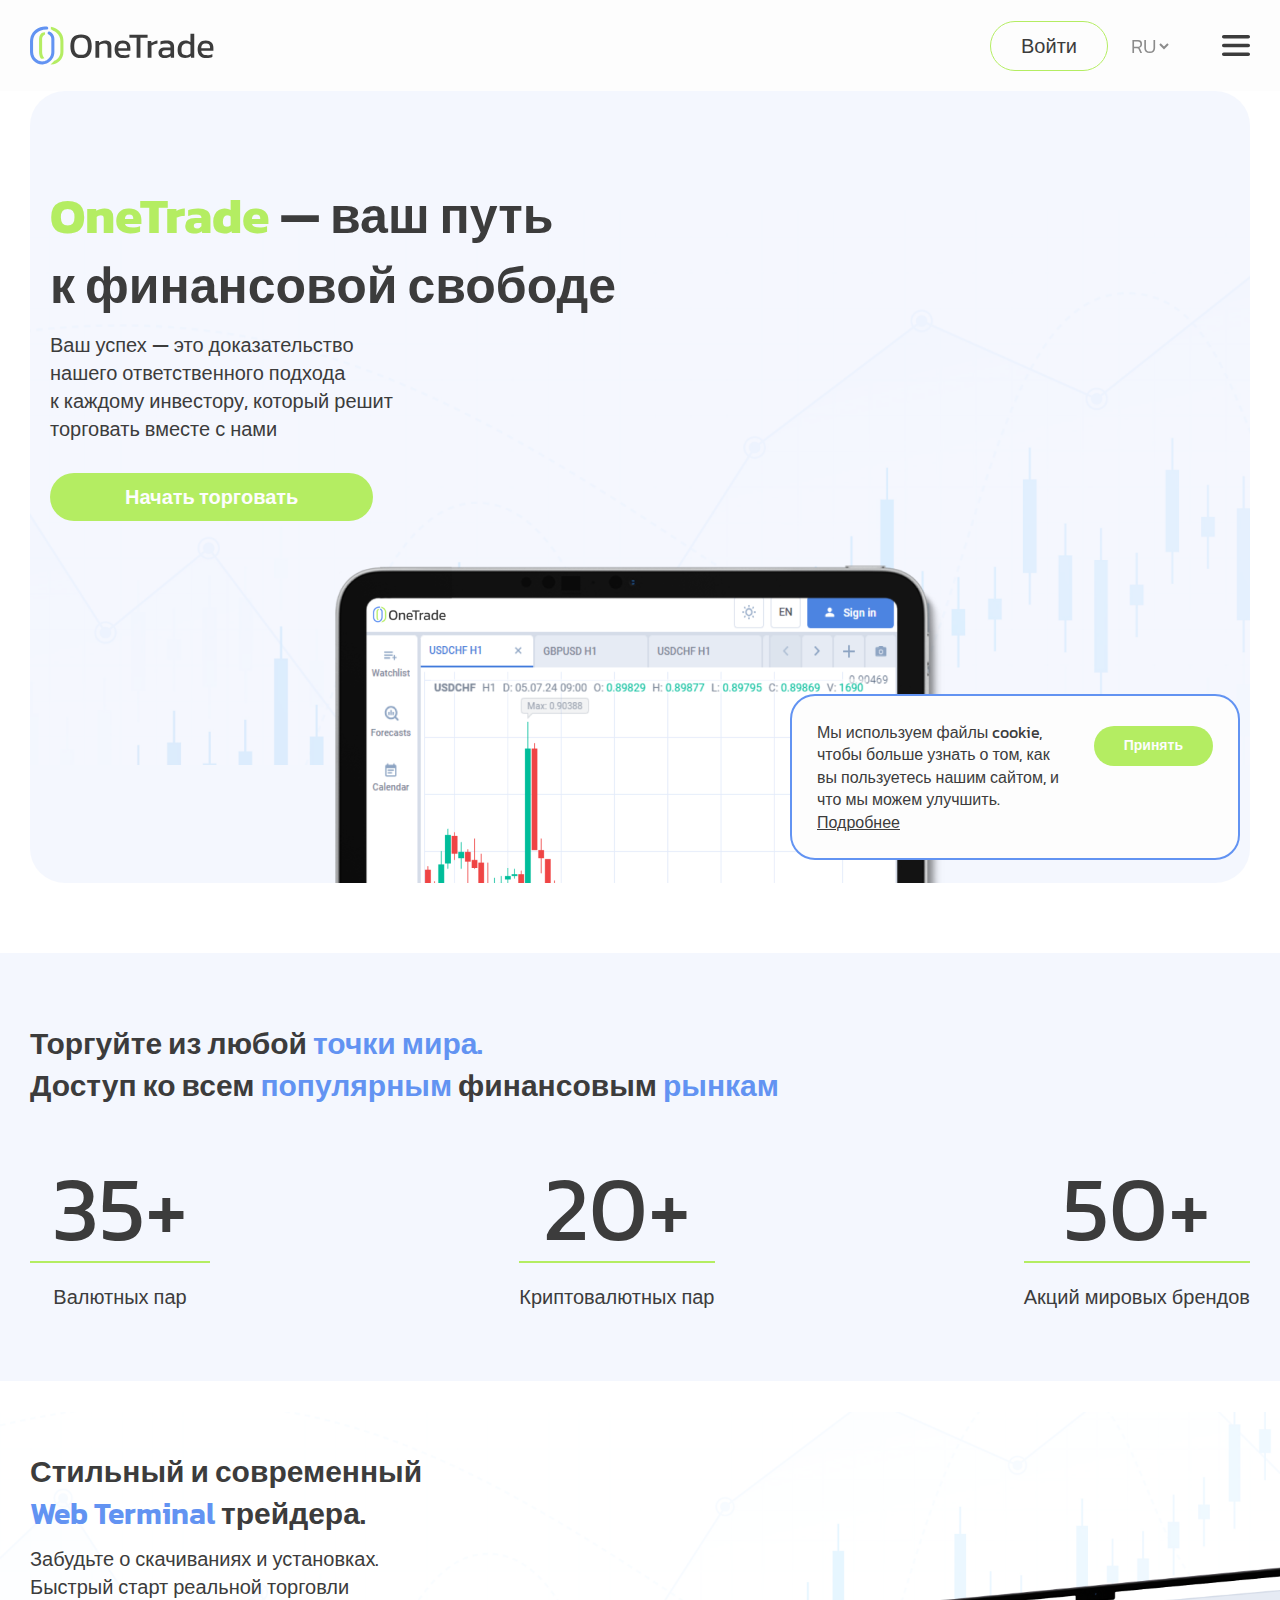
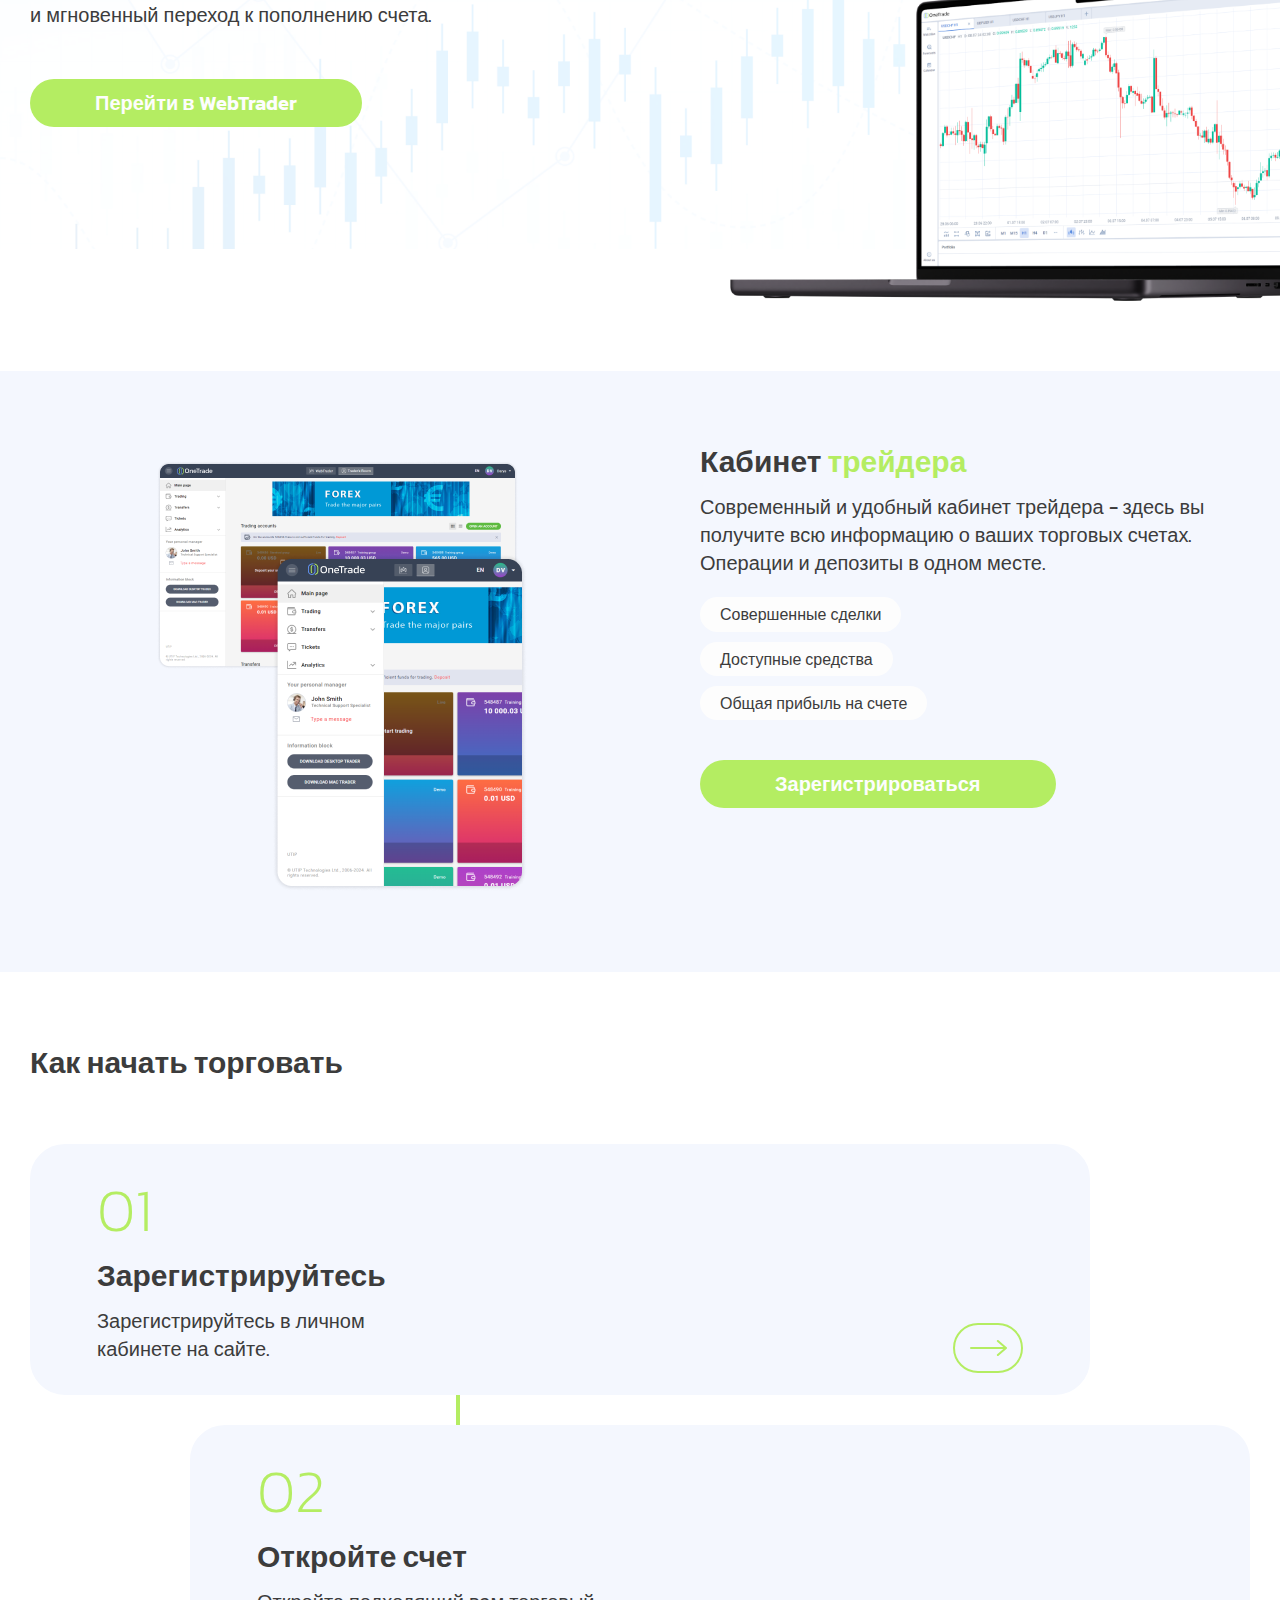
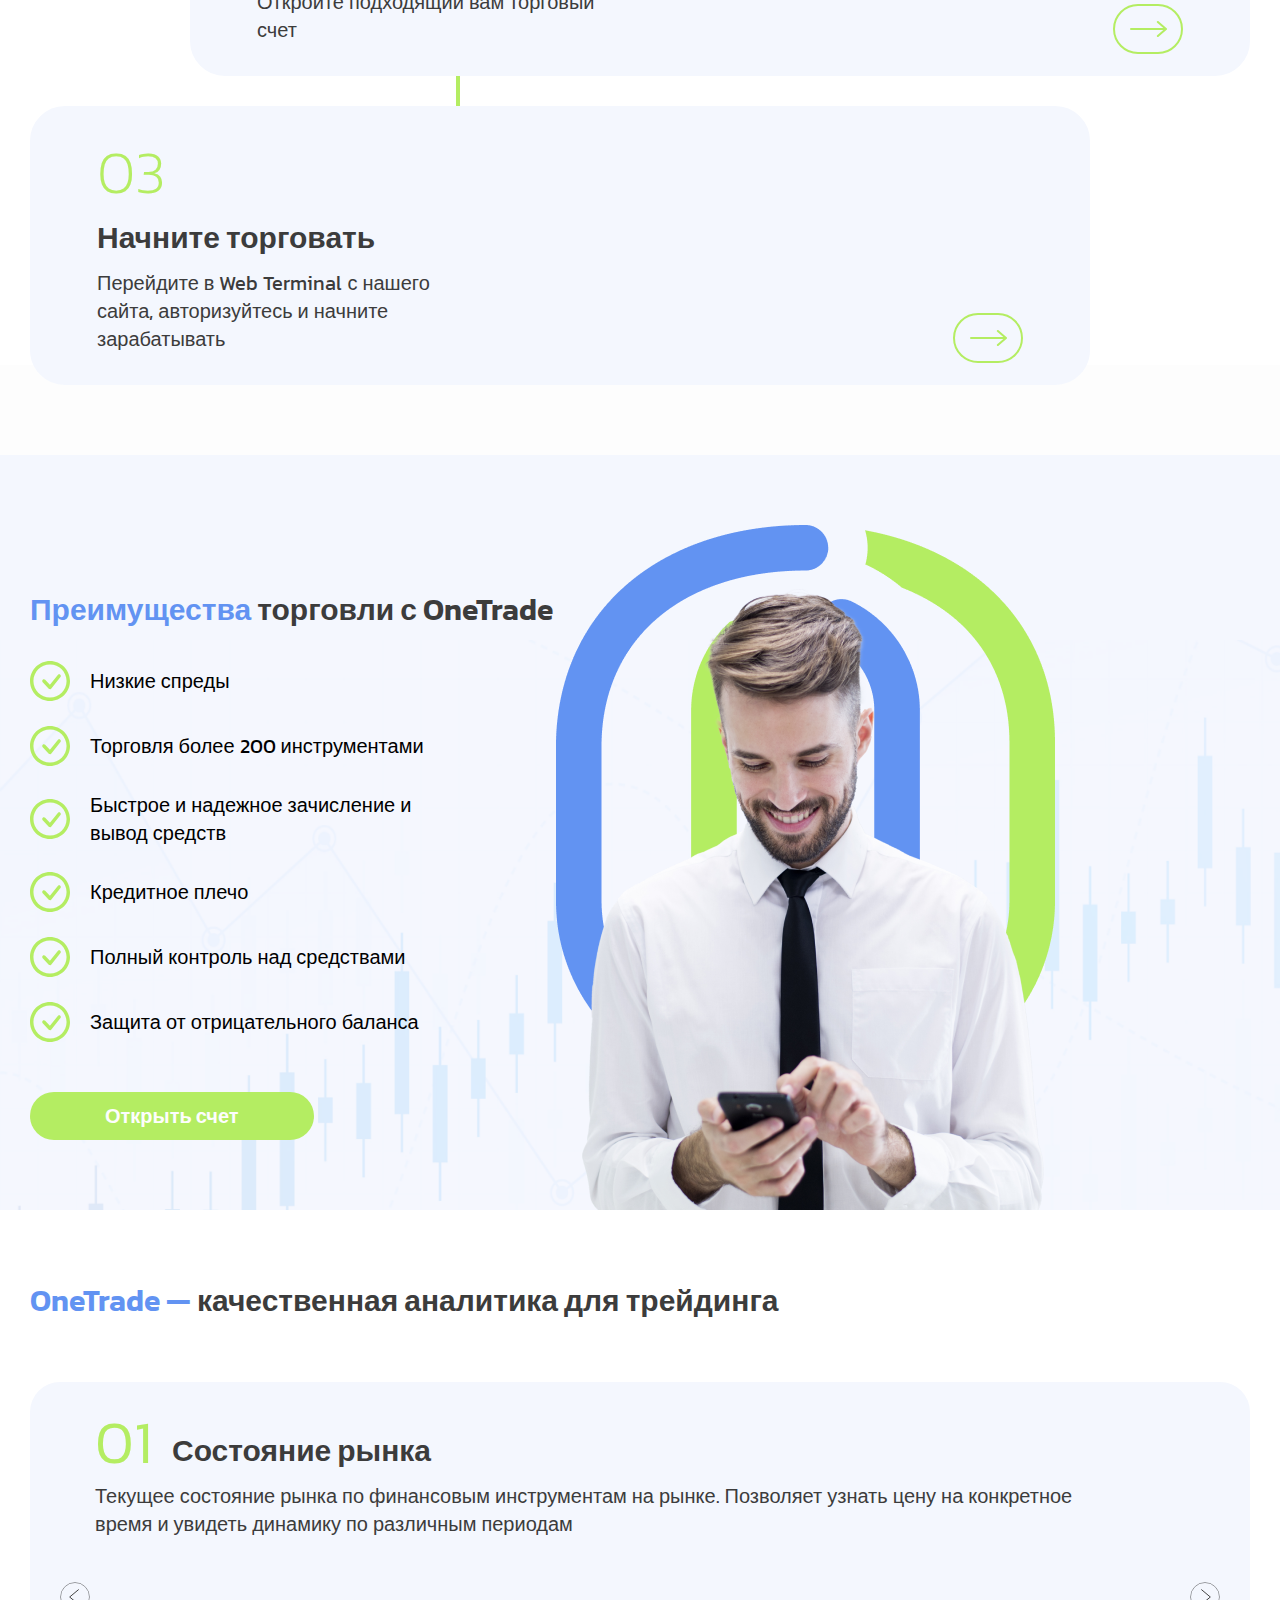
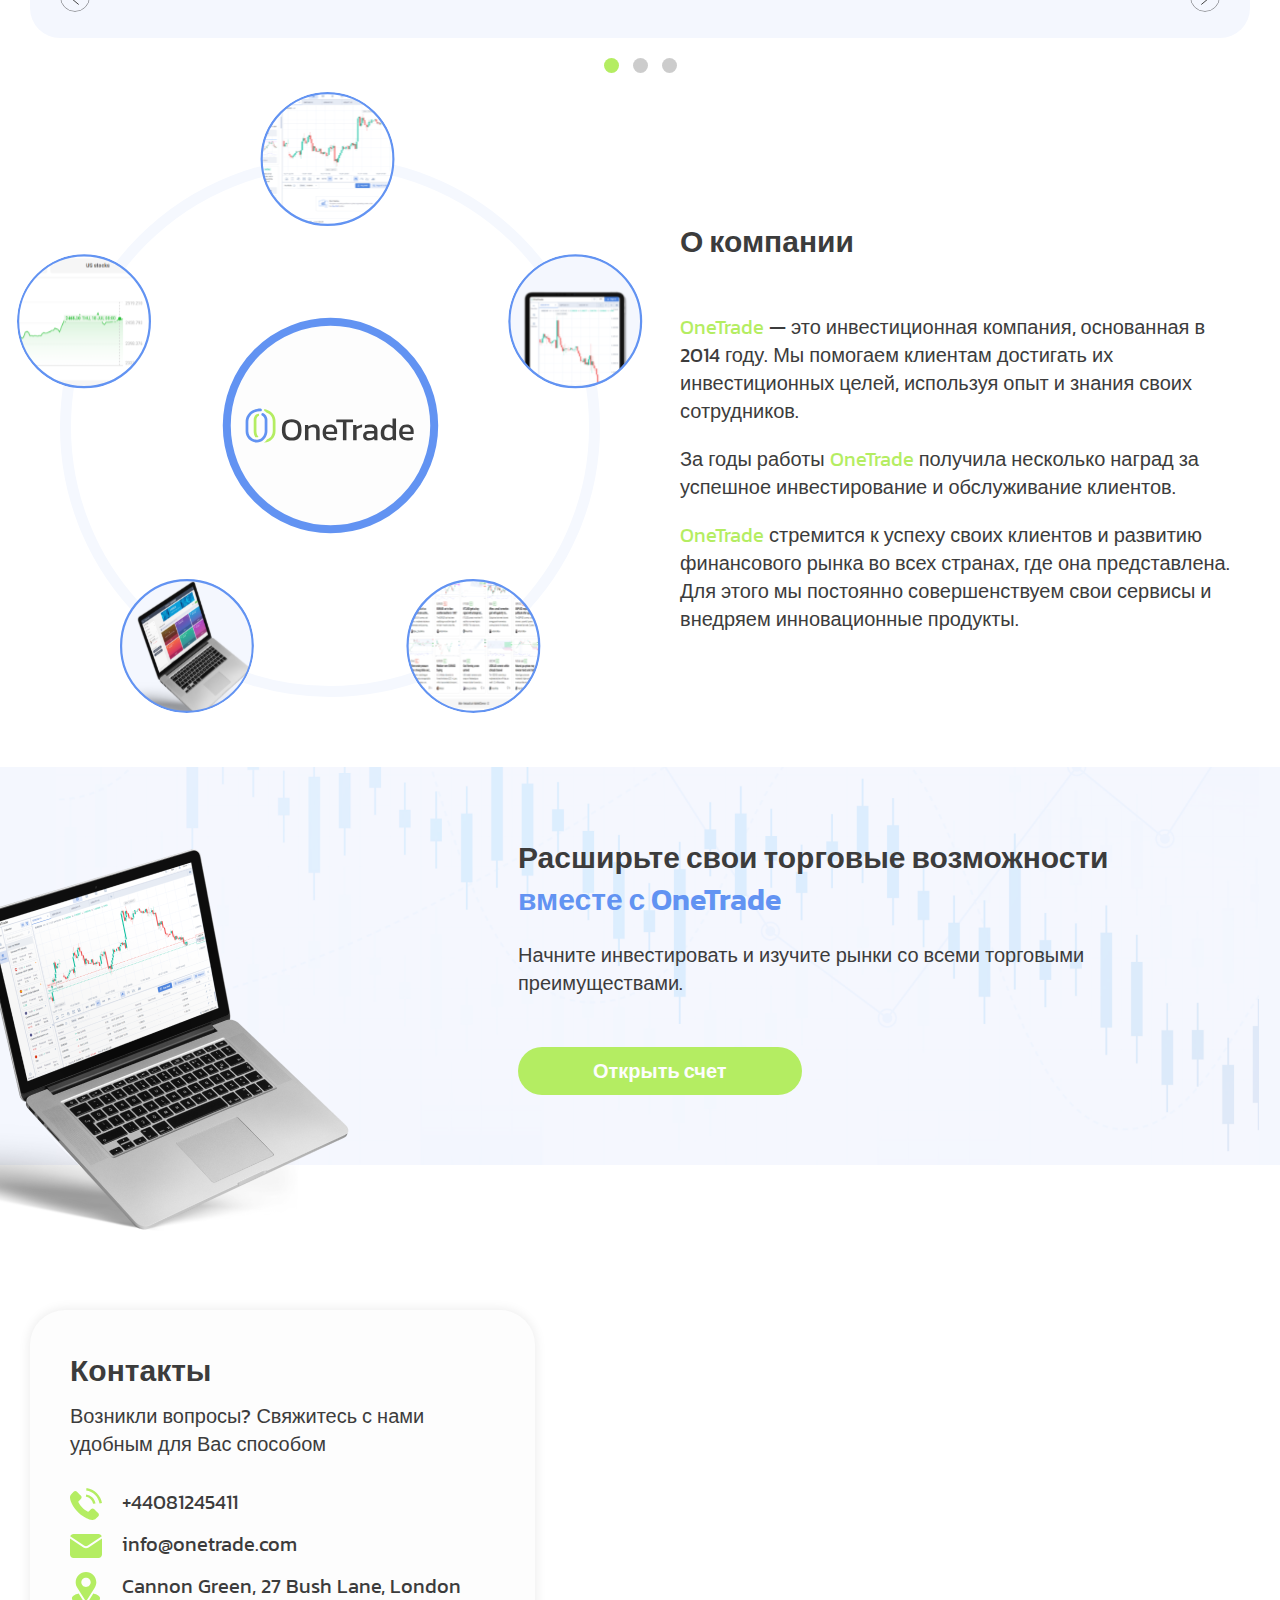
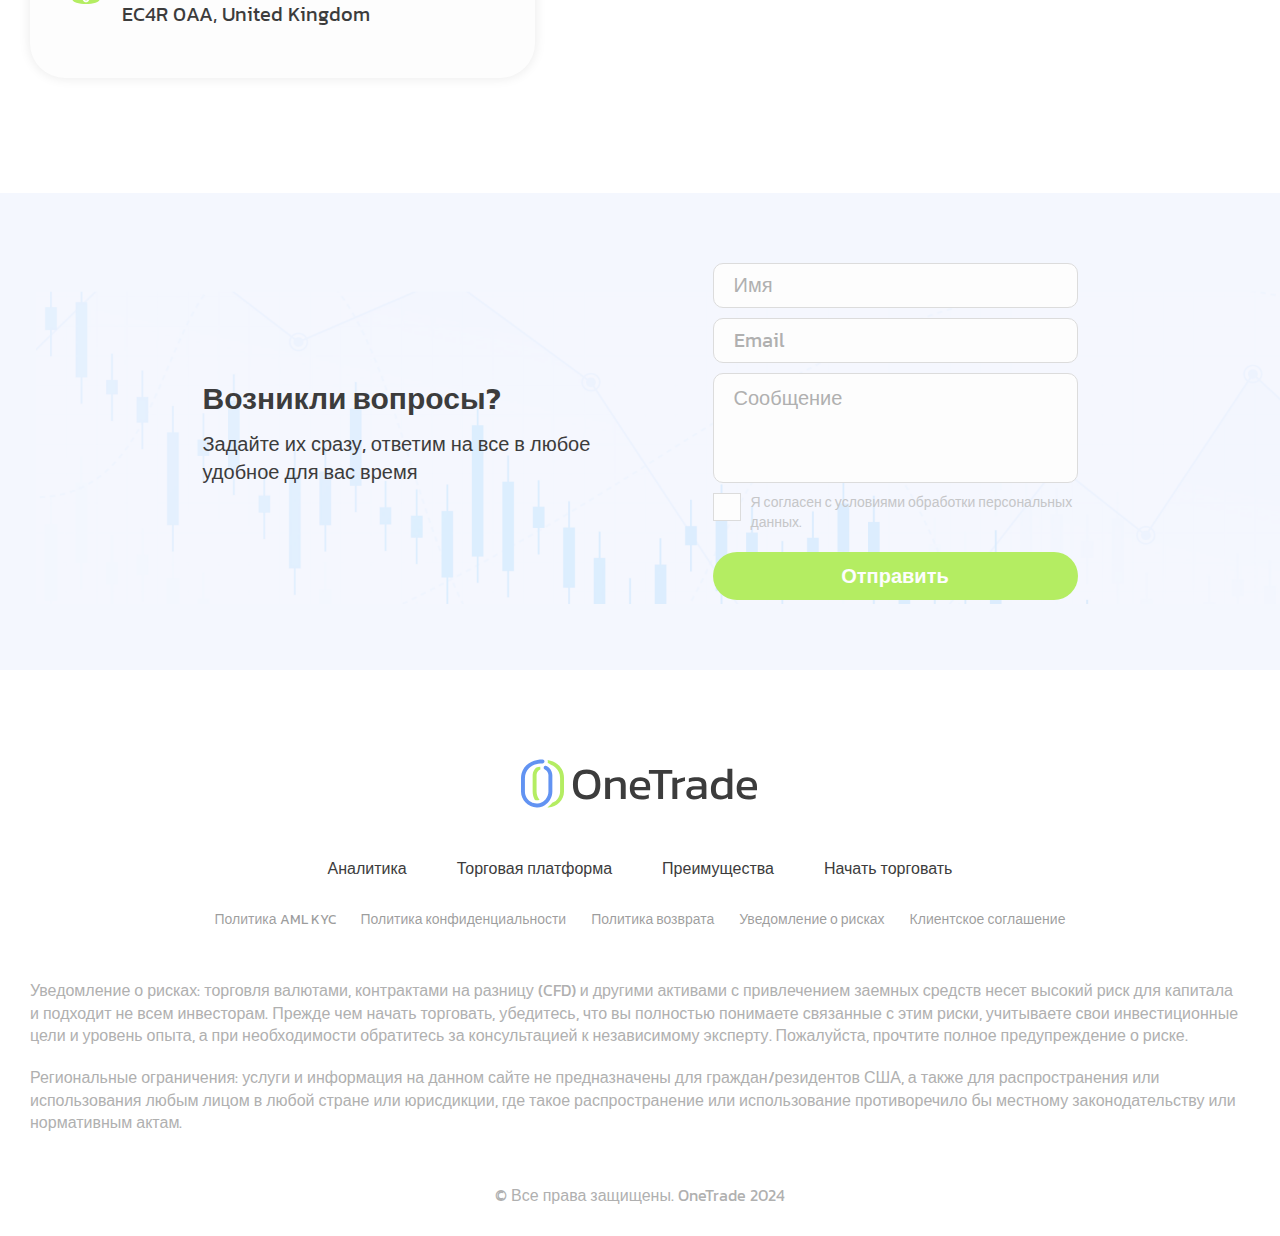
<file: index.html>
<!DOCTYPE html>
<html lang="ru">

<head>
    <meta charset="UTF-8">
    <meta name="viewport" content="width=device-width, initial-scale=1.0">
    <title>OneTrade</title>

    <link rel="preconnect" href="https://fonts.googleapis.com">
    <link rel="preconnect" href="https://fonts.gstatic.com" crossorigin>
    <link href="https://fonts.googleapis.com/css2?family=Kanit:ital,wght@0,100;0,200;0,300;0,400;0,500;0,600;0,700;0,800;0,900;1,100;1,200;1,300;1,400;1,500;1,600;1,700;1,800;1,900&display=swap" rel="stylesheet">

    <link rel="stylesheet" href="css/normalize.css">
    <link rel="stylesheet" href="css/swiper-bundle.min.css">
    <link rel="stylesheet" href="css/style.css">

    <script defer src="js/swiper-bundle.min.js"></script>
    <script defer src="js/script.js"></script>
</head>

<body>
    <header>
        <div class="container">
            <div class="header__logo">
                <img src="img/header-logo.svg" alt="">
            </div>
            <ul class="menu">
                <li class="menu-item"><a href="#analitycs">Аналитика</a></li>
                <li class="menu-item"><a href="#platform">Торговая платформа</a></li>
                <li class="menu-item"><a href="#advantages">Преимущества</a></li>
                <li class="menu-item"><a href="#start">Начать торговать</a></li>
            </ul>
            <div class="header__corner-box">
                <div class="header__btns">
                    <button class="btn singin">Войти</button>
                    <select class="header__select" name="" id="">
                        <option value="RU">RU</option>
                        <option value="EN">EN</option>
                    </select>
                </div>
                <button class="burger"></button>
                <button class="exit"></button>
            </div>

        </div>
    </header>
    <main>
        <section class="hero">
            <div class="container">
                <div class="hero__box">
                    <div class="hero__content">
                        <h1><span>OneTrade</span> — ваш путь к&nbsp;финансовой свободе</h1>
                        <p>Ваш успех&nbsp;&mdash; это доказательство нашего ответственного подхода к&nbsp;каждому инвестору, который решит торговать вместе с&nbsp;нами</p>
                        <a href="#" class="btn">Начать торговать</a>
                    </div>
                    <div>
                        <picture>
                            <source media="(min-width: 1301px)" srcset="img/iPad.png">
                            <source media="(max-width: 1300px)" srcset="img/iPad-tablet.png">
                            <img src="img/iPad.png" alt="">
                        </picture>
                    </div>
                </div>
            </div>
        </section>

        <section class="trading">
            <div class="container">
                <h2>Торгуйте из любой <span>точки мира.</span></h2>
                <div class="h2">Доступ ко всем <span>популярным</span> финансовым&nbsp;<span>рынкам</span></div>

                <ul class="trading__list">
                    <li class="trading__item">
                        <div class="trading__number">35+</div>
                        <p>Валютных пар</p>
                    </li>
                    <li class="trading__item">
                        <div class="trading__number">20+</div>
                        <p>Криптовалютных пар</p>
                    </li>
                    <li class="trading__item">
                        <div class="trading__number">50+</div>
                        <p>Акций мировых брендов</p>
                    </li>
                </ul>
            </div>
        </section>

        <section class="style" id="platform">
            <div class="container">
                <div class="style__box">
                    <h2>Стильный и современный <span>Web&nbsp;Terminal</span>&nbsp;трейдера.</h2>
                    <p>Забудьте о скачиваниях и установках.<br>
                        Быстрый старт реальной торговли<br>
                        и мгновенный переход к пополнению счета.</p>
                    <a href="#" class="btn">Перейти в WebTrader</a>
                </div>
                <div>
                    <img src="img/MacBook.png" alt="">
                </div>
                <a href="#" class="btn btn--mobile">Перейти в WebTrader</a>
            </div>
        </section>

        <section class="room">
            <div class="container">
                <a href="#" class="btn btn--mobile">Зарегистрироваться</a>
                <picture>
                    <source media="(min-width: 1301px)" srcset="img/room-bg.png">
                    <source media="(max-width: 1300px)" srcset="img/room-bg-tablet.png">
                    <img src="img/room-bg.png" alt="">
                </picture>
                <div class="room__content">
                    <h2>Кабинет <span>трейдера</span></h2>
                    <p>Современный и удобный кабинет трейдера - здесь вы получите всю информацию о ваших торговых счетах. Операции и депозиты в одном месте.</p>
                    <ul class="room__list">
                        <li class="room__item">Совершенные сделки</li>
                        <li class="room__item">Доступные средства</li>
                        <li class="room__item">Общая прибыль на счете</li>
                    </ul>
                    <a href="#" class="btn">Зарегистрироваться</a>
                </div>
            </div>
        </section>

        <section class="start" id="start">
            <div class="container">
                <h2>Как начать торговать</h2>

                <ul class="start__list">
                    <li class="start__item">
                        <div class="start__number">01</div>
                        <h3>Зарегистрируйтесь</h3>
                        <p>Зарегистрируйтесь в&nbsp;личном кабинете на&nbsp;сайте.</p>
                        <a href="#" class="start__btn">
                            <svg width="37" height="16" viewBox="0 0 37 16" fill="none" xmlns="http://www.w3.org/2000/svg">
                                <path d="M1 8H36M36 8L27.8605 1M36 8L27.8605 15" stroke="#B4ED62" stroke-width="2" stroke-linecap="round" stroke-linejoin="round" />
                            </svg>
                        </a>
                    </li>
                    <li class="start__item">
                        <div class="start__number">02</div>
                        <h3>Откройте счет</h3>
                        <p>Откройте подходящий вам торговый счет</p>
                        <a href="#" class="start__btn">
                            <svg width="37" height="16" viewBox="0 0 37 16" fill="none" xmlns="http://www.w3.org/2000/svg">
                                <path d="M1 8H36M36 8L27.8605 1M36 8L27.8605 15" stroke="#B4ED62" stroke-width="2" stroke-linecap="round" stroke-linejoin="round" />
                            </svg>
                        </a>
                    </li>
                    <li class="start__item">
                        <div class="start__number">03</div>
                        <h3>Начните торговать</h3>
                        <p>Перейдите в&nbsp;Web Terminal с&nbsp;нашего сайта, авторизуйтесь и&nbsp;начните зарабатывать</p>
                        <a href="#" class="start__btn">
                            <svg width="37" height="16" viewBox="0 0 37 16" fill="none" xmlns="http://www.w3.org/2000/svg">
                                <path d="M1 8H36M36 8L27.8605 1M36 8L27.8605 15" stroke="#B4ED62" stroke-width="2" stroke-linecap="round" stroke-linejoin="round" />
                            </svg>
                        </a>
                    </li>
                </ul>
            </div>
        </section>

        <section class="advantages" id="advantages">
            <div class="container">
                <div class="advantages__box">
                    <h2><span>Преимущества</span> торговли с&nbsp;OneTrade</h2>
                    <ul class="advantages__list">
                        <ul class="advantages__item">Низкие спреды</ul>
                        <ul class="advantages__item">Торговля более 200 инструментами</ul>
                        <ul class="advantages__item">Быстрое и надежное зачисление и вывод средств</ul>
                        <ul class="advantages__item">Кредитное плечо</ul>
                        <ul class="advantages__item">Полный контроль над средствами</ul>
                        <ul class="advantages__item">Защита от отрицательного баланса</ul>
                    </ul>
                    <a href="#" class="btn">Открыть счет</a>
                </div>
                <div>
                    <img src="img/advantages-img.png" alt="">
                </div>
                <a href="#" class="btn btn--mobile">Открыть счет</a>
            </div>
        </section>

        <section class="analitycs" id="analitycs">
            <div class="container">
                <h2><span>OneTrade —</span> качественная аналитика для&nbsp;трейдинга</h2>

                <div class="swiper">
                    <div class="swiper-wrapper">
                        <div class="swiper-slide analitycs__item">
                            <div class="analitycs__box">
                                <div class="analitycs__top">
                                    <div class="analitycs__number">01</div>
                                    <h3>Состояние рынка</h3>
                                </div>
                                <p>Текущее состояние рынка по&nbsp;финансовым инструментам на&nbsp;рынке. Позволяет узнать цену на&nbsp;конкретное время и&nbsp;увидеть динамику по&nbsp;различным периодам</p>
                            </div>
                            <div class="analitycs__widget">
                                <script src="https://api.marketcheese.com/widgets/markets/widget.js" data-config='{"promoBtn":{"color":"#D3D9E3"},"language":"ru","orientation":"auto","defaultPeriod":"week","adaptive":true,"groups":[{"name":"Металлы","symbols":"97,98,99,100,104"},{"name":"Энергоносители","symbols":"127,128,129,277"},{"name":"Форекс","symbols":"42,48,57,68,87"},{"name":"Акции США","symbols":"12,14,18,201,225"}],"devSource":"WDT"}'></script>
                            </div>
                        </div>
                        <div class="swiper-slide analitycs__item">
                            <div class="analitycs__box">
                                <div class="analitycs__top">
                                    <div class="analitycs__number">02</div>
                                    <h3>Экономический календарь</h3>
                                </div>
                                <p>Работайте на&nbsp;финансовых рынках с&nbsp;помощью экономического календаря&nbsp;&mdash; применяйте любые торговые инструменты и&nbsp;стратегии</p>
                            </div>
                            <div class="analitycs__widget">
                                <script src="https://api.marketcheese.com/widgets/calendar/widget.js" data-config='{"filters":{"countries":"1,2,3,4,5,6,7,8,9,10,11,12,13,14,15,16,17,18,19,20,21,22,23,24,25,26,27,81,186,211"},"language":"ru","timezone":"current","upload":"none","rowCount":4,"devSource":"WDT"}'></script>
                            </div>
                        </div>
                        <div class="swiper-slide analitycs__item">
                            <div class="analitycs__box">
                                <div class="analitycs__top">
                                    <div class="analitycs__number">03</div>
                                    <h3>Прогнозы рынка</h3>
                                </div>
                                <p>Торговые идеи, прогнозы, гипотезы, результаты проведенного анализа от&nbsp;трейдеров и&nbsp;аналитиков со&nbsp;всего мира</p>
                            </div>
                            <div class="analitycs__widget">
                                <script src="https://api.marketcheese.com/widgets/forecasts/widget.js" data-config='{"language":"ru","orientation":"horizontal","maxRows":1,"segments":"14,4,16,8,5,7,15","devSource":"WDT"}'></script>
                            </div>
                        </div>
                    </div>

                    <div class="swiper-pagination"></div>

                    <div class="swiper-button-prev">
                        <svg width="31" height="31" viewBox="0 0 31 31" fill="none" xmlns="http://www.w3.org/2000/svg">
                            <circle cx="15.5" cy="15.5" r="15" stroke="black" stroke-opacity="0.4" />
                            <path d="M19 8L10 15.5L19 23" stroke="#3C3C3C" stroke-linecap="round" stroke-linejoin="round" />
                        </svg>
                    </div>
                    <div class="swiper-button-next">
                        <svg width="31" height="31" viewBox="0 0 31 31" fill="none" xmlns="http://www.w3.org/2000/svg">
                            <circle cx="15.5" cy="15.5" r="15" transform="matrix(-1 0 0 1 31 0)" stroke="black" stroke-opacity="0.4" />
                            <path d="M12 8L21 15.5L12 23" stroke="#3C3C3C" stroke-linecap="round" stroke-linejoin="round" />
                        </svg>
                    </div>
                </div>
            </div>
        </section>

        <section class="about-us">
            <div class="container">
                <div class="about-us__platform">
                    <div class="about-us__decoration">
                        <img src="img/about-us-decor.svg" alt="">
                    </div>
                    <ul class="about-us__list">
                        <li class="about-us__item">
                            <img src="img/web-terminal.svg" alt="">
                            <h4>Web Terminal</h4>
                        </li>
                        <li class="about-us__item">
                            <img src="img/For-ifferent-devices.svg" alt="">
                            <h4>Для разных устройств</h4>
                        </li>
                        <li class="about-us__item">
                            <img src="img/Market-forecasts.svg" alt="">
                            <h4>Прогнозы рынка</h4>
                        </li>
                        <li class="about-us__item">
                            <img src="img/Personal-account.svg" alt="">
                            <h4>Личный кабинет</h4>
                        </li>
                        <li class="about-us__item">
                            <img src="img/The-state-of-the-market.svg" alt="">
                            <h4>Состояние рынка</h4>
                        </li>
                    </ul>
                </div>
                <div class="about-us__box">
                    <h2>О компании</h2>
                    <p><span>OneTrade</span> — это инвестиционная компания, основанная в 2014 году. Мы помогаем клиентам достигать их инвестиционных целей, используя опыт и знания своих сотрудников.</p>
                    <p>За годы работы <span>OneTrade</span> получила несколько наград за успешное инвестирование и обслуживание клиентов.</p>
                    <p><span>OneTrade</span> стремится к успеху своих клиентов и развитию финансового рынка во всех странах, где она представлена. Для этого мы постоянно совершенствуем свои сервисы и внедряем инновационные продукты.</p>
                </div>
            </div>
        </section>

        <section class="opportunities">
            <div class="container">
                <a href="#" class="btn btn--mobile">Открыть счет</a>
                <picture class="opportunities__img">
                    <source media="(min-width: 1301px)" srcset="img/mac.png">
                    <source media="(max-width: 750px)" srcset="img/mac-mobile.png">
                    <source media="(max-width: 1300px)" srcset="img/mac-tablet.png">
                    <img src="img/mac.png" alt="">
                </picture>
                <div class="opportunities__box">
                    <h2>Расширьте свои торговые возможности <span>вместе с OneTrade</span></h2>
                    <p>Начните инвестировать и&nbsp;изучите рынки со&nbsp;всеми торговыми преимуществами.</p>
                    <a href="#" class="btn">Открыть счет</a>
                </div>
            </div>
        </section>

        <section class="contacts">
            <div class="container">
                <div class="contacts__box">
                    <h2>Контакты</h2>
                    <p>Возникли вопросы? Свяжитесь с нами удобным для Вас способом</p>
                    <div class="contacts__info">
                        <a href="tel:+44081245411" class="contacts__tel">+44081245411</a>
                        <a href="mailto:info@onetrade.com" class="contacts__mail">info@onetrade.com</a>
                        <address class="contacts__address">Cannon Green, 27 Bush Lane, London EC4R 0AA, United Kingdom</address>
                    </div>
                </div>
                <div id="map" class="contacts__map">
                    <iframe src="https://yandex.ru/map-widget/v1/?um=constructor%3A11982ced28fa4d0150d76cf3095ab1e1cc63e37d5ad53036992dc6874cb2c4c0&amp;source=constructor" width="100%" height="495" frameborder="0"></iframe>
                </div>
            </div>
        </section>

        <section class="questions">
            <div class="container">
                <div class="questions__box">
                    <h2>Возникли вопросы?</h2>
                    <p>Задайте их сразу, ответим на все в любое удобное для вас время</p>
                </div>
                <form action="">
                    <input type="text" placeholder="Имя">
                    <input type="email" placeholder="Email">
                    <textarea name="" id="" placeholder="Сообщение"></textarea>
                    <label for="checkbox">
                        <input id="checkbox" type="checkbox">
                        <span>Я&nbsp;согласен с&nbsp;условиями обработки персональных данных.</span>
                    </label>
                    <button type="submit" class="btn">Отправить</button>
                </form>
            </div>
        </section>
    </main>
    <footer>
        <div class="container">
            <div class="footer__logo"><img src="img/header-logo.svg" alt=""></div>
            <ul class="menu">
                <li class="menu-item"><a href="#analitycs">Аналитика</a></li>
                <li class="menu-item"><a href="#platform">Торговая платформа</a></li>
                <li class="menu-item"><a href="#advantages">Преимущества</a></li>
                <li class="menu-item"><a href="#start">Начать торговать</a></li>
            </ul>
            <div class="footer__docs">
                <a href="#" target="_blank">Политика AML KYC</a>
                <a href="#" target="_blank">Политика конфиденциальности</a>
                <a href="#" target="_blank">Политика возврата</a>
                <a href="#" target="_blank">Уведомление о рисках</a>
                <a href="#" target="_blank">Клиентское соглашение</a>
            </div>

            <p class="for-desktop">Уведомление о&nbsp;рисках: торговля валютами, контрактами на&nbsp;разницу (CFD) и&nbsp;другими активами с&nbsp;привлечением заемных средств несет высокий риск для капитала и&nbsp;подходит не&nbsp;всем инвесторам. Прежде чем начать торговать, убедитесь, что вы&nbsp;полностью понимаете связанные с&nbsp;этим риски, учитываете свои инвестиционные цели и&nbsp;уровень опыта, а&nbsp;при необходимости обратитесь за&nbsp;консультацией к&nbsp;независимому эксперту. Пожалуйста, прочтите полное предупреждение о&nbsp;риске.</p>
            <p class="for-desktop">Региональные ограничения: услуги и&nbsp;информация на&nbsp;данном сайте не&nbsp;предназначены для граждан/резидентов США, а&nbsp;также для распространения или использования любым лицом в&nbsp;любой стране или юрисдикции, где такое распространение или использование противоречило&nbsp;бы местному законодательству или нормативным актам.</p>

            <details class="for-mobile">
                <summary>
                    Уведомление о рисках
                    <svg width="12" height="8" viewBox="0 0 12 8" fill="none" xmlns="http://www.w3.org/2000/svg">
                        <path d="M1 1L6 7L11 1" stroke="#B0B0B0" stroke-linecap="round" stroke-linejoin="round" />
                    </svg>
                </summary>
                <p>Уведомление о&nbsp;рисках: торговля валютами, контрактами на&nbsp;разницу (CFD) и&nbsp;другими активами с&nbsp;привлечением заемных средств несет высокий риск для капитала и&nbsp;подходит не&nbsp;всем инвесторам. Прежде чем начать торговать, убедитесь, что вы&nbsp;полностью понимаете связанные с&nbsp;этим риски, учитываете свои инвестиционные цели и&nbsp;уровень опыта, а&nbsp;при необходимости обратитесь за&nbsp;консультацией к&nbsp;независимому эксперту. Пожалуйста, прочтите полное предупреждение о&nbsp;риске.</p>
            </details>

            <details class="for-mobile">
                <summary>
                    Региональные ограничения
                    <svg width="12" height="8" viewBox="0 0 12 8" fill="none" xmlns="http://www.w3.org/2000/svg">
                        <path d="M1 1L6 7L11 1" stroke="#B0B0B0" stroke-linecap="round" stroke-linejoin="round" />
                    </svg>
                </summary>
                <p>Региональные ограничения: услуги и&nbsp;информация на&nbsp;данном сайте не&nbsp;предназначены для граждан/резидентов США, а&nbsp;также для распространения или использования любым лицом в&nbsp;любой стране или юрисдикции, где такое распространение или использование противоречило&nbsp;бы местному законодательству или нормативным актам.</p>
            </details>

            <p class="copyright">© Все права защищены. OneTrade 2024</p>
        </div>
    </footer>

    <div class="cookies">
        <p class="text2">Мы используем файлы cookie, чтобы больше узнать о том, как вы пользуетесь нашим сайтом, и что мы можем улучшить. <a href="">Подробнее</a></p>
        <button class="btn cookies--close">Принять</button>
    </div>
</body>

</html>
</file>
<file: css/style.css>
:root {
    --black: #3C3C3C;
    --green: #B4ED62;
    --blue: #6293F2;
    --light-blue: #F4F7FE;
    --white: #FDFDFD;
    --transition: .2s ease-in-out all;
}

* {
    box-sizing: border-box;
    margin: 0;
    padding: 0;
    font-family: 'Kanit', sans-serif;
}

body {
    overflow-x: hidden;
}

h1 {
    margin: 0;
    font-size: 60px;
    line-height: 140%;
    color: var(--black);
}

h1 span {
    color: var(--green);
    font-size: 70px;
}

h2,
.h2 {
    margin: 0;
    font-size: 40px;
    line-height: 140%;
    font-weight: 600;
    color: var(--black);
}

h2 span,
.h2 span {
    color: var(--blue);
}

h3 {
    margin: 0;
    font-size: 30px;
    line-height: 140%;
    font-weight: 600;
    color: var(--black);
}

h4 {
    margin: 0;
    font-size: 20px;
    line-height: 140%;
    font-weight: 600;
    color: var(--black);
}

p {
    margin: 0;
    font-size: 20px;
    font-weight: 400;
    line-height: 140%;
    color: var(--black);
}

h6 {
    margin: 0;
    font-weight: 400;
    font-size: 16px;
    line-height: 140%;
}

.btn {
    display: inline-block;
    padding: 15px 75px;
    color: var(--white);
    background: var(--green);
    border-radius: 40px;
    cursor: pointer;
    border: 0;
    transition: var(--transition);
    font-size: 20px;
    line-height: 140%;
    font-weight: 600;
    text-decoration: none;
}

.singin {
    padding: 10px 35px;
    color: var(--black);
    background: var(--white);
    outline: 1px solid var(--green);
    font-weight: 400;
}

.container {
    position: relative;
    max-width: 1630px;
    padding-left: 100px;
    padding-right: 100px;
    margin: auto;
}

img {
    display: block;
    max-width: 100%;
    height: auto;
    object-fit: contain;
}

header {
    z-index: 10;
    position: fixed;
    top: 0;
    left: 0;
    width: 100%;
    height: 117px;
    background: var(--white);
    /* box-shadow: 0px 8px 10px -5px rgba(34, 60, 80, 0.2); */
}

body {
    margin-top: 117px;
}

header .container {
    height: inherit;
    display: flex;
    align-items: center;
    justify-content: space-between;
    gap: 20px;
    padding-top: 25px;
    padding-bottom: 25px;
}

.header__btns {
    display: flex;
    gap: 20px;
    align-items: center;
}

.header__select {
    border: none;
    font-size: 20px;
    font-weight: 300;
    color: #3C3C3C96;
    cursor: pointer;
    background: none;
}

.header__select:focus {
    color: var(--blue);
}

.header__select:focus option {
    color: #3C3C3C96;
}

header .menu {
    display: flex;
    gap: 50px;
    list-style: none;
}

header .menu-item a {
    font-size: 18px;
    color: var(--black);
    text-decoration: none;
    transition: var(--transition);
    white-space: nowrap;
}

.hero__box {
    padding: 80px 80px 0;
    display: flex;
    margin-bottom: 80px;
    margin-left: -90px;
    margin-right: -90px;
    width: calc(100% + 180px);
    justify-content: space-between;
    gap: 50px;
    border-radius: 35px;
    background: url(../img/hero-decor.png) var(--light-blue) center / contain no-repeat;
}

.hero__content {
    max-width: 710px;
    display: flex;
    flex-direction: column;
    justify-content: center;
    align-items: start;
    margin-top: -80px;
    flex: 0 0 auto;
}

.hero__content h1 {
    margin-bottom: 20px;
}

.hero__content p {
    margin-bottom: 50px;
}

.trading {
    background: var(--light-blue);
}

.trading .container {
    padding-top: 80px;
    padding-bottom: 80px;
}

.trading__list {
    margin-top: 50px;
    display: flex;
    gap: 50px;
    justify-content: space-between;
    list-style: none;
}

.trading__item {
    min-width: 180px;
    text-align: center;
}

.trading__number {
    margin-bottom: 20px;
    font-size: 90px;
    color: var(--black);
    font-weight: 400;
}

.trading__number::after {
    content: '';
    width: 100%;
    height: 2px;
    background: var(--green);
    display: block;
}

.style {
    /* overflow-x: hidden; */
    background: url(../img/style-bg.png) center / contain no-repeat;
}

.style .container {
    padding-top: 80px;
    padding-bottom: 80px;
    display: flex;
    justify-content: space-between;
    gap: 80px;
    overflow-x: hidden;
}

.style__box {
    max-width: 550px;
    flex: 0 0 auto;
}

.style h2 {
    margin-bottom: 10px;
}

.style p {
    margin-bottom: 50px;
}

.room {
    background: var(--light-blue);
}

.room .container {
    display: flex;
    align-items: center;
    gap: 90px;
    padding-top: 80px;
    padding-bottom: 80px;
}

.room__content {
    max-width: 550px;
    margin-left: auto;
}

.room h2 {
    margin-bottom: 20px;
}

.room h2 span {
    color: var(--green);
}

.room p {
    margin-bottom: 30px;
}

.room__list {
    display: flex;
    flex-direction: column;
    justify-content: start;
    gap: 10px;
    margin-bottom: 40px;
    list-style: none;
}

.room__item {
    width: max-content;
    display: inline-block;
    padding: 8px 20px;
    font-size: 16px;
    font-weight: 400;
    background: var(--white);
    border-radius: 45px;
    color: var(--black);
}

.start .container {
    padding-top: 80px;
    padding-bottom: 80px;
}

.start h2 {
    margin-bottom: 50px;
}

.start__list {
    position: relative;
    display: flex;
    justify-content: space-between;
    gap: 30px;
    list-style: none;
    align-items: stretch;
}

.start__list::before {
    content: '';
    position: absolute;
    top: 128px;
    width: 100%;
    height: 4px;
    background: var(--green);
}

.start__item {
    position: relative;
    width: 100%;
    padding: 20px 30px 70px;
    background: var(--light-blue);
    border-radius: 35px;
    transition: var(--transition);
    border: 2px solid var(--light-blue)
}

.start__item p {
    max-width: 350px;
}

.start__number {
    margin-bottom: 20px;
    font-size: 60px;
    color: var(--green);
    font-weight: 275;
}

.start h3 {
    margin-bottom: 10px;
}

.start__btn {
    position: absolute;
    width: 70px;
    height: 50px;
    display: flex;
    align-items: center;
    justify-content: center;
    bottom: 20px;
    right: 30px;
    border: 2px solid var(--green);
    border-radius: 40px;
    transition: var(--transition);
}

.start__btn path {
    transition: var(--transition);
}

.advantages {
    background: var(--light-blue);
}

.advantages {
    background: url(../img/advantages-decor.png) var(--light-blue) center bottom / contain no-repeat;
}

.advantages .container {
    display: flex;
    gap: 85px;
    padding-top: 80px;
    align-items: end;
}

.advantages__box {
    display: flex;
    flex-direction: column;
    justify-content: center;
    align-items: start;
    padding-bottom: 80px;
}

.advantages h2 {
    margin-bottom: 30px;
}

.advantages__list {
    margin-bottom: 50px;
}

.advantages__item {
    max-width: 430px;
    display: flex;
    gap: 40px;
    align-items: center;
    font-size: 20px;
    line-height: 140%;
    font-weight: 400;
}

.advantages__item:not(:last-child) {
    margin-bottom: 30px;
}

.advantages__item::before {
    flex: 0 0 auto;
    width: 40px;
    height: 40px;
    content: '';
    display: block;
    background: url(../img/v.svg) center / contain no-repeat;
}

#analitycs::before {
    content: '';
    display: block;
    margin-top: -117px;
    padding-top: 117px;
    visibility: hidden;
}

#platform::before {
    content: '';
    display: block;
    margin-top: -117px;
    padding-top: 117px;
    visibility: hidden;
}

#advantages::before {
    content: '';
    display: block;
    margin-top: -117px;
    padding-top: 117px;
    /* visibility: hidden;; */
    background: var(--white);
}

#start::before {
    content: '';
    display: block;
    margin-top: -117px;
    padding-top: 117px;
    visibility: hidden;
}

.analitycs .container {
    padding-top: 80px;
    padding-bottom: 80px;
}

.analitycs h2 {
    max-width: 820px;
    margin-bottom: 30px;
}

.analitycs__item {
    /* height: 620px; */
    height: auto;
    display: flex;
    gap: 30px;
    align-items: center;
    background: var(--light-blue);
    border-radius: 50px;
    padding: 70px 90px;
}

.analitycs__top {
    display: flex;
    gap: 30px;
    align-items: start;
    margin-bottom: 20px;
}

.analitycs__item:nth-child(1) .analitycs__top,
.analitycs__item:nth-child(3) .analitycs__top {
    align-items: end;
}

.analitycs__number {
    font-size: 60px;
    color: var(--green);
    font-weight: 300;
    line-height: 100%;
}

.analitycs__box {
    width: 465px;
    flex: 0 0 auto;
}

.analitycs__widget {
    width: calc(100% - 495px);
}

.analitycs .swiper {
    margin-left: -90px;
    margin-right: -90px;
}

.analitycs .swiper-pagination {
    position: initial;
    margin-top: 40px;
}

.swiper-pagination-bullet {
    width: 15px;
    height: 15px;
}

.swiper-horizontal>.swiper-pagination-bullets .swiper-pagination-bullet,
.swiper-pagination-horizontal.swiper-pagination-bullets .swiper-pagination-bullet {
    margin: 0 7px;
}

.swiper-pagination-bullet-active {
    background: var(--green);
}

.swiper-button-prev,
.swiper-rtl .swiper-button-next {
    top: auto;
    right: auto;
    left: 90px;
    bottom: 105px;
}

.swiper-button-next,
.swiper-rtl .swiper-button-prev {
    top: auto;
    left: auto;
    right: 90px;
    bottom: 105px;
}

.swiper-button-prev,
.swiper-rtl .swiper-button-next,
.swiper-button-next,
.swiper-rtl .swiper-button-prev {
    width: 30px;
    height: 30px;
    transition: var(--transition);
}

.swiper-button-prev svg,
.swiper-button-next svg {
    background: var(--light-blue);
    border-radius: 50px;
}

.swiper-button-prev:after,
.swiper-rtl .swiper-button-next:after {
    display: none;
}

.swiper-button-next:after,
.swiper-rtl .swiper-button-prev:after {
    display: none;
}

.about-us .container {
    display: flex;
    justify-content: center;
    gap: 180px;
    align-items: center;
    padding-top: 80px;
    padding-bottom: 135px;
}

.about-us__platform {
    position: relative;
    flex: 0 0 auto;
}

.about-us__decoration img {
    width: 100%;
    height: 100%;
    max-width: 555px;
    max-height: 555px;
}

.about-us__list {
    list-style: none;
}

.about-us__item {
    position: absolute;
    width: 125px;
    height: 125px;
    text-align: center;
    transition: var(--transition);
    border-radius: 50%;
    outline-color: #6293F226;
}

.about-us__item:nth-child(1) {
    width: 25%;
    height: 25%;
    left: 37%;
    top: -12%;
}

.about-us__item:nth-child(2) {
    width: 25%;
    height: 25%;
    right: -8%;
    top: 18%;
}

.about-us__item:nth-child(3) {
    width: 25%;
    height: 25%;
    bottom: 3%;
    right: 1%;
}

.about-us__item:nth-child(4) {
    width: 25%;
    height: 25%;
    bottom: 3%;
    left: 1%;
}

.about-us__item:nth-child(5) {
    width: 25%;
    height: 25%;
    left: -8%;
    top: 18%;
}



.about-us__item h4 {
    z-index: 1;
    position: relative;
    color: var(--blue);
    transition: var(--transition);
    opacity: 0;
    font-size: clamp(13px, 2vw, 20px);
    text-align: center;
}

.about-us__item::before {
    position: absolute;
    content: '';
    display: block;
    width: 100%;
    height: 100%;
    top: 0;
    left: 0;
    border-radius: 50%;
    transition: .25s ease-in-out all;
    outline-color: #6293F226;
}

.about-us__item img {
    width: 100%;
    height: 100%;
    border-radius: 50%;
    transition: .3s ease-in-out all;
    outline-color: #6293F226;
}

.about-us__box h2 {
    margin-bottom: 50px;
}

.about-us__box p span {
    color: var(--green);
}

.about-us__box p:not(:last-child) {
    margin-bottom: 20px;
}

.opportunities {
    background: url(../img/opportunities-decor.png) var(--light-blue) center / contain no-repeat;
}

.opportunities .container {
    display: flex;
    align-items: center;
    gap: 100px;
    justify-content: start;
}

.opportunities__img {
    margin-top: -3%;
    max-width: 680px;
    margin-left: -150px;
}

.opportunities__box h2 {
    max-width: 700px;
    margin-bottom: 20px;
}

.opportunities__box p {
    max-width: 580px;
    margin-bottom: 50px;
}

.contacts .container {
    display: flex;
    justify-content: center;
    padding-top: 80px;
    padding-bottom: 50px;
}

.contacts__box {
    position: relative;
    max-width: 610px;
    margin-top: 65px;
    margin-bottom: 65px;
    padding: 40px;
    background: var(--white);
    box-shadow: 0px 0px 11px 1px #00000014;
    border-radius: 35px;
}

.contacts__box h2 {
    margin-bottom: 10px;
}

.contacts__box p {
    margin-bottom: 30px;
}

.contacts__info {
    display: flex;
    flex-direction: column;
    gap: 10px;
}

.contacts__info a,
.contacts__info address {
    display: flex;
    gap: 20px;
    font-size: 20px;
    line-height: 140%;
    font-weight: 400;
    color: var(--black);
    text-decoration: none;
    font-style: initial;
}

.contacts__tel::before {
    content: '';
    display: block;
    width: 32px;
    height: 32px;
    background: url(../img/phone-icon.svg) center / contain no-repeat;
    flex: 0 0 auto;
}

.contacts__mail::before {
    content: '';
    display: block;
    width: 32px;
    height: 32px;
    background: url(../img/mail-icon.svg) center / contain no-repeat;
    flex: 0 0 auto;
}

.contacts__address::before {
    content: '';
    display: block;
    width: 32px;
    height: 32px;
    background: url(../img/location-icon.svg) center / contain no-repeat;
    flex: 0 0 auto;
}

.contacts__map {
    width: 100%;
    max-width: 820px;
    margin-left: -90px;
}

.contacts__map iframe {
    border-radius: 50px;
}

.questions {
    background: url(../img/questions-decor.png) var(--light-blue) center / contain no-repeat;
}

.questions .container {
    display: flex;
    gap: 280px;
    align-items: center;
    padding-top: 80px;
    padding-bottom: 80px;
}

.questions__box {
    max-width: 450px;
}

.questions__box h2 {
    margin-bottom: 10px;
}

form {
    display: flex;
    flex-direction: column;
    gap: 10px;
    max-width: 365px;
}

form .btn {
    margin-top: 10px;
}

input,
textarea {
    padding: 10px 20px;
    background: var(--white);
    border-radius: 10px;
    border: 1px solid #DCDCDC;
    color: var(--black);
    font-size: 20px;
    resize: none;
}

input:focus-visible,
textarea:focus-visible {
    outline-color: var(--green);
}

input::placeholder,
textarea::placeholder {
    font-size: 20px;
    line-height: 140%;
    color: #B0B0B0;
}

textarea {
    height: 110px;
}

input[type='checkbox'] {
    display: none;
}

input[type='checkbox']+span {
    display: flex;
    gap: 10px;
    color: #C5C6C8;
    font-size: 16px;
    line-height: 140%;
}

input[type='checkbox']+span::before {
    width: 28px;
    height: 28px;
    content: '';
    display: block;
    background: url(../img/checked.svg) var(--white) center / 19px no-repeat;
    border: 1px solid #3C3C3C2B;
    transition: var(--transition);
    flex: 0 0 auto;
}

input[type='checkbox']:checked+span::before {
    background: url(../img/checked.svg) var(--blue) center / 19px no-repeat;
}

footer .container {
    display: flex;
    flex-direction: column;
    align-items: center;
    padding-top: 80px;
    padding-bottom: 30px;
    text-align: center;
}

.footer__logo {
    margin-bottom: 40px;
}

footer .menu {
    display: flex;
    gap: 50px;
    margin-bottom: 30px;
    align-items: center;
    list-style: none;
}

footer .menu-item a {
    color: var(--black);
    text-decoration: none;
    font-size: 18px;
    line-height: 140%;
    font-weight: 400;
    transition: var(--transition);
}

.footer__docs {
    display: flex;
    align-items: center;
    gap: 70px;
    margin-bottom: 50px;
}

.footer__docs a {
    color: #3C3C3C80;
    font-weight: 400;
    font-size: 16px;
    line-height: 140%;
    text-decoration: none;
    transition: var(--transition);
}

footer p {
    font-size: 16px;
    line-height: 140%;
    font-weight: 400;
    color: #B0B0B0;
}

footer p:not(:last-child) {
    margin-bottom: 20px;
}

footer .copyright {
    font-size: 16px;
    line-height: 140%;
    font-weight: 400;
    color: #B0B0B0;
    margin-top: 30px;
    margin-bottom: 0;
}

.cookies {
    position: fixed;
    z-index: 10;
    bottom: 40px;
    left: 40px;
    right: 40px;
    margin-left: auto;
    max-width: 450px;
    display: none;
    gap: 20px;
    -webkit-box-align: start;
    -ms-flex-align: start;
    align-items: start;
    background: var(--white);
    border: 2px solid var(--blue);
    padding: 25px;
    border-radius: 25px;
    color: var(--white);
}

.cookies p {
    font-size: 16px;
}

.cookies a {
    color: var(--black);
}

.cookies .btn {
    margin-top: 5px;
    padding: 10px 30px;
    font-size: 14px;
}

* {
    scrollbar-width: thin;
    scrollbar-color: var(--green) var(--light-blue);
}

*::-webkit-scrollbar {
    height: 12px;
    width: 12px;
}

*::-webkit-scrollbar-track {
    background: var(--light-blue);
}

*::-webkit-scrollbar-thumb {
    background-color: var(--green);
    border-radius: 35px;
    border: 3px solid var(--light-blue);
}

.burger {
    display: none;
}

.btn--mobile {
    display: none;
}

.about-us__item:hover h4 {
    margin-top: 35px;
    opacity: 1;
}

.about-us__item:hover {
    outline: 10px solid #6293F226;
}

.about-us__item:hover::before {
    outline: 20px solid #6293F226;
}

.about-us__item:hover img {
    outline: 30px solid #6293F226;
}

.exit {
    display: none;
    cursor: pointer;
}

.error {
    background: url(../img/error-decor.svg) var(--light-blue) center / contain no-repeat;
}

.error .container {
    min-height: 750px;
    display: flex;
    flex-direction: column;
    align-items: start;
    justify-content: center;
    gap: 10px;
}

.error h1 {
    font-size: clamp(25px, 9vw, 120px);
    font-weight: 600;
}

.error .btn {
    margin-top: 30px;
}

.for-mobile {
    display: none;
}

footer p {
    text-align: left;
}

footer details>summary {
    list-style: none;
}

footer details>summary::-webkit-details-marker {
    display: none;
}

footer details {
    margin-bottom: 15px;
}

footer summary {
    display: flex;
    gap: 10px;
    align-items: center;
    color: #B0B0B0;
    font-size: 16px;
    text-align: left;
    transition: var(--transition);
}

footer summary svg {
    content: '';
    display: block;
    width: 10px;
    height: 6px;
    background: url(../img/arrow-bottom.svg) center / contain no-repeat;
    transition: var(--transition);
}

footer details[open] summary {
    margin-bottom: 10px;
    color: var(--black);
    text-decoration: underline;
}

footer details[open] summary svg {
    transform: rotate(180deg);
}

footer details[open] summary svg path {
    stroke: var(--black);
}

@media (min-width: 1200px) {
    .btn:hover {
        color: var(--green);
        background: var(--white);
        outline: 1px solid var(--green);
    }

    .singin:hover {
        color: var(--white);
        background: var(--green);
        outline: none;
    }

    option:hover {
        background: var(--light-blue);
        color: var(--blue);
    }

    header .menu-item a:hover {
        color: var(--blue);
    }

    .start__item:hover {
        background: var(--white);
        border: 2px solid var(--blue)
    }

    .start__btn:hover {
        background: var(--green);
    }

    .start__btn:hover path {
        stroke: var(--white);
    }

    .swiper-button-prev:hover svg,
    .swiper-button-next:hover svg,
    .swiper-button-prev:hover svg path,
    .swiper-button-next:hover svg path,
    .swiper-button-prev:hover svg circle,
    .swiper-button-next:hover svg circle {
        transition: var(--transition);
    }

    .swiper-button-prev:hover svg path,
    .swiper-button-next:hover svg path {
        stroke: var(--white);
    }

    .swiper-button-prev:hover svg circle,
    .swiper-button-next:hover svg circle {
        stroke: var(--green);
    }

    .swiper-button-prev:hover svg,
    .swiper-button-next:hover svg {
        background: var(--green);
    }

    footer .menu-item a:hover {
        color: var(--blue);
    }

    .footer__docs a:hover {
        color: var(--black);
        text-decoration: underline;
    }
}

@media (max-width: 1440px) {
    .container {
        padding-left: 30px;
        padding-right: 30px;
    }

    .hero__box {
        width: 100%;
        margin-left: 0;
        margin-right: 0;
        gap: 40px;
    }

    .analitycs .swiper {
        margin-left: 0;
        margin-right: 0;
    }

    .about-us__platform {
        margin-left: 30px;
    }
}

@media (max-width: 1300px) {
    header {
        height: 91px;
    }

    body {
        margin-top: 91px;
    }

    #analitycs::before {
        margin-top: -90px;
        padding-top: 90px;
    }

    #platform::before {
        margin-top: -90px;
        padding-top: 90px;
    }

    #advantages::before {
        margin-top: -90px;
        padding-top: 90px;
    }

    #start::before {
        margin-top: -90px;
        padding-top: 90px;
    }

    header .menu {
        z-index: -1;
        position: absolute;
        opacity: 0;
        flex-direction: column;
        top: 0;
        right: 0;
        transition: var(--transition);
        justify-content: center;
        text-align: center;
    }

    header.menu-active .menu {
        z-index: 1;
        gap: 35px;
        padding: 90px 40px 30px;
        border: 1px solid #3C3C3C1F;
        background: var(--light-blue);
        border-radius: 15px 0 15px 15px;
        opacity: 1;
    }

    header .menu::before {
        position: absolute;
        content: '';
        top: 20px;
        left: 25px;
        width: 33px;
        height: 38px;
        background: url(../img/burger-logo.svg) center / contain no-repeat;
    }

    header .menu-item a {
        font-size: 16px;
    }

    header .exit {
        position: absolute;
        z-index: 1;
        width: 14px;
        height: 14px;
        top: 32px;
        right: 25px;
        background: url(../img/exit.svg) center / contain no-repeat;
        border: none;
    }

    .header__logo {
        max-width: 185px;
    }

    .header__corner-box {
        display: flex;
        gap: 50px;
        align-items: center;
    }

    .burger {
        display: block;
        width: 28px;
        height: 21px;
        background: url(../img/burger.svg) center / contain no-repeat;
        border: none;
    }

    h1,
    .h1 {
        font-size: 50px;
    }

    h1 span,
    .h1 span {
        font-size: 50px;
    }

    .hero__box {
        padding: 90px 20px 0;
        margin-bottom: 0;
        flex-direction: column;
        margin-bottom: 70px;
    }

    .hero__box img {
        margin: auto;
    }

    .hero__content p {
        max-width: 50%;
        margin-bottom: 30px;
    }

    .btn {
        padding: 10px 75px;
    }

    header .btn {
        padding: 10px 30px;
    }

    .hero__content h1 {
        margin-bottom: 10px;
    }

    .hero__content {
        margin-top: 0;
    }

    .trading .container {
        padding-top: 70px;
        padding-bottom: 70px;
    }

    .style .container {
        padding-top: 70px;
        /* padding-bottom: 260px; */
        padding-bottom: 70px;
        flex-direction: column;
        gap: 0;
        /* background: url(../img/MacBook.png) right calc(100% - 80px) / 570px no-repeat; */
    }

    .style .btn {
        padding: 10px 65px;
    }

    .style img {
        /* display: none; */

        max-width: 570px;
        max-height: 340px;
        margin-left: auto;
        margin-top: -160px;
        margin-right: -50px;
    }

    .room .container {
        gap: 25px;
        align-items: start;
        padding-top: 70px;
        padding-bottom: 80px;
    }

    .room picture {
        width: 100%;
        margin-top: 20px;
        margin-left: -20px;
    }

    .room img {
        margin: auto;
    }

    h2,
    .h2 {
        font-size: 30px;
    }

    .room h2 {
        margin-bottom: 10px;
    }

    .room p {
        margin-bottom: 20px;
    }

    .room__content {
        width: 100%;
    }

    .start .container {
        padding-top: 70px;
        padding-bottom: 70px;
    }

    .start h2 {
        margin-bottom: 60px;
    }

    .start__list {
        flex-direction: column;
    }

    .start__list::before {
        display: none;
    }

    .start__item {
        max-width: calc(100% - 160px);
        padding: 30px 145px 30px 65px;
    }

    .start__item:nth-child(2) {
        position: relative;
        margin-left: 160px;
    }

    .start__item:nth-child(2)::before {
        z-index: -1;
        position: absolute;
        content: '';
        top: -50px;
        left: 170px;
        left: 25%;
        width: 4px;
        height: calc(100% + 100px);
        background: var(--green);
    }

    .start__number {
        margin-bottom: 10px;
    }

    .start__btn {
        right: 65px;
    }

    .advantages .container {
        padding-top: 70px;
        gap: 0;
    }

    .advantages__box {
        padding-bottom: 70px;
    }

    .advantages__item {
        gap: 20px;
    }

    .advantages__item:not(:last-child) {
        margin-bottom: 25px;
    }

    .analitycs .container {
        padding-top: 70px;
        padding-bottom: 0;
    }

    .analitycs__item {
        /* height: 765px; */
        /* height: auto; */
        flex-direction: column;
        align-items: start;
        padding: 30px 65px 70px;
    }

    .analitycs__widget {
        width: 100%;
    }

    .analitycs__box {
        width: 90%;
    }

    .analitycs__top {
        align-items: end;
        margin-bottom: 10px;
        gap: 20px;
    }

    .analitycs h2 {
        margin-bottom: 60px;
    }

    .analitycs .swiper-pagination {
        margin-top: 20px;
    }

    .analitycs__item {
        border-radius: 30px;
    }

    .swiper-button-prev,
    .swiper-rtl .swiper-button-next {
        left: 30px;
        bottom: 65px;
    }

    .swiper-button-next,
    .swiper-rtl .swiper-button-prev {
        right: 30px;
        bottom: 65px;
    }

    .about-us .container {
        display: grid;
        grid-template-columns: 1fr 1fr;
        gap: 80px;
        padding-bottom: 70px;
    }

    .about-us__item:nth-child(1) h4 {
        margin-top: -80%;
    }

    .about-us__item:nth-child(1):hover h4 {
        margin-left: 140%;
    }

    .about-us__item:nth-child(3) {
        bottom: -3%;
        right: 11%;
    }

    .about-us__item:nth-child(4) {
        bottom: -3%;
        left: 11%;
    }

    .opportunities .container {
        position: relative;
        padding-top: 70px;
        padding-bottom: 70px;
        gap: 0;
    }

    .opportunities__img {
        position: absolute;
        margin: 0;
        bottom: -70px;
        left: 0;
    }

    .opportunities__box {
        padding-left: 40%;
    }

    .contacts__map {
        margin-right: 0;
    }

    .questions .container {
        gap: 60px;
        justify-content: center;
    }

    input[type='checkbox']+span {
        font-size: 14px;
    }

    input[type='checkbox']+span::before {
        width: 26px;
        height: 26px;
    }

    .questions .container {
        padding-top: 70px;
        padding-bottom: 70px;
    }

    .about-us__item h4 {
        width: fit-content;
        padding: 5px 10px;
        left: 50%;
        transform: translateX(-50%);
        border-radius: 15px;
        /* background: var(--white); */
        /* border: 1px solid var(--blue); */
    }

    footer .menu-item a {
        font-size: 16px;
    }

    .footer__docs {
        gap: 25px;
        row-gap: 7px;
        white-space: nowrap;
        flex-wrap: wrap;
        justify-content: center;
    }

    .footer__docs a {
        font-size: 14px;
    }

    .error .container {
        min-height: initial;
        padding-top: 60px;
        padding-bottom: 60px;
    }
}

@media (max-width: 900px) {

    h1,
    .h1 {
        font-size: clamp(25px, 7vw, 50px);
    }

    h1 span,
    .h1 span {
        font-size: clamp(25px, 7vw, 50px);
    }

    .hero__box {
        background: url(../img/hero-decor-tablet.png) var(--light-blue) center top / contain no-repeat;
    }

    .style {
        background: url(../img/style-bg-tablet.png) center / contain no-repeat;
    }

    .start h3 {
        font-size: clamp(15px, 4vw, 25px);
    }

    .start__number {
        font-size: clamp(40px, 8vw, 60px);
    }

    .start__item {
        border-radius: 25px;
    }

    .advantages {
        background: url(../img/advantages-decor-tablet.svg) var(--light-blue) center bottom / contain no-repeat;
    }

    .advantages__item::before {
        width: 25px;
        height: 25px;
    }

    .advantages__list {
        max-width: 340px;
    }

    .advantages .btn {
        max-width: 340px;
        width: 100%;
        text-align: center;
    }

    p {
        font-size: 15px;
    }

    .advantages__item {
        font-size: 15px;
    }

    .advantages img {
        display: none;
    }

    .advantages .container {
        background: url(../img/advantages-img.png) right 30px bottom / 305px 450px no-repeat;
    }

    .about-us .container {
        gap: 65px;
    }

    .opportunities {
        background: url(../img/opportunities-decor-tablet.svg) var(--light-blue) center / contain no-repeat;
    }

    .contacts .container {
        padding-top: 100px;
    }

    .contacts__box {
        max-width: 360px;
        padding: 30px;
        border-radius: 20px;
    }

    .contacts__map {
        margin-left: -15px;
        max-width: 360px;
    }

    .contacts__map iframe {
        height: 430px;
        border-radius: 20px;
    }

    .contacts__box p {
        margin-bottom: 25px;
    }

    .contacts__info a,
    .contacts__info address {
        font-size: 15px;
    }

    .contacts__tel::before {
        width: 28px;
        height: 28px;
    }

    .contacts__mail::before {
        width: 28px;
        height: 28px;
    }

    .contacts__address::before {
        width: 28px;
        height: 28px;
    }

    .questions {
        background: url(../img/questions-decor-tablet.svg) var(--light-blue) center / contain no-repeat;
    }

    .questions .container {
        padding-top: 60px;
        padding-bottom: 60px;
    }

    h2,
    .h2 {
        font-size: clamp(18px, 4vw, 30px);
    }

    .analitycs__number {
        font-size: clamp(40px, 8vw, 60px);
    }

    .analitycs h2 {
        margin-bottom: 40px;
    }

    .analitycs__item {
        padding: 15px;
        padding-bottom: 70px;
    }

    .analitycs__box h3 {
        font-size: clamp(15px, 4vw, 25px);
    }

    footer .menu {
        margin-bottom: 20px;
    }

    footer p {
        font-size: 14px;
    }

    footer p:not(:last-child) {
        margin-bottom: 5px;
    }

    .footer__docs {
        margin-bottom: 35px;
    }

    footer .copyright {
        margin-top: 25px;
    }
}

@media (max-width: 750px) {
    .header .container {
        padding-top: 20px;
        padding-bottom: 20px;
    }

    .hero__content h1 {
        margin-bottom: 20px;
    }

    .hero__content p {
        max-width: 100%;
        margin-bottom: 20px;
    }

    .hero__box {
        padding-top: 45px;
        border-radius: 15px;
        gap: 20px;
    }

    .header__btns {
        display: none;
    }

    .header__logo {
        max-width: 110px;
    }

    .burger {
        width: 21px;
        height: 16px;
    }

    .trading__list {
        justify-content: center;
        flex-wrap: wrap;
        row-gap: 20px;
    }

    p {
        font-size: 16px;
    }

    .container {
        padding-left: 15px;
        padding-right: 15px;
    }

    .trading .container {
        padding-top: 60px;
        padding-bottom: 60px;
    }

    .trading__list {
        margin-top: 45px;
    }

    .trading__item {
        min-width: initial;
        max-width: 120px;
    }

    .trading__item:nth-child(2) {
        order: 2;
    }

    .trading__number {
        font-size: 70px;
        margin-bottom: 10px;
        font-weight: 300;
    }

    .style .container {
        padding-top: 60px;
        padding-bottom: 60px;
        gap: 30px;
    }

    .style img {
        z-index: -1;
        position: absolute;
        right: 0;
        bottom: 60px;
        margin: auto;
        object-fit: contain;
        max-width: 50%;
        /* max-height: 100%; */
    }

    .room .container {
        padding-top: 60px;
        padding-bottom: 60px;

        flex-direction: row-reverse;
    }

    .room h2 {
        margin-bottom: 25px;
    }

    .room p {
        margin-bottom: 30px;
    }

    .room__content {
        margin-left: initial;
    }

    .room__list {
        margin-bottom: 30px;
    }

    .room picture {
        margin: auto;
    }

    .room img {
        margin-right: auto;
    }

    .start .container {
        padding-top: 60px;
        padding-bottom: 60px;
    }

    .start__list {
        gap: 20px;
    }

    .start__item {
        padding: 15px;
        padding-right: 90px;
    }

    .start h2 {
        margin-bottom: 35px;
    }

    .start__item:nth-child(2)::before {
        transform: translateX(-2px);
    }

    .start__btn {
        right: 15px;
        bottom: 15px;
        width: 60px;
        height: 40px;
    }

    .advantages .container {
        padding-top: 60px;
        padding-bottom: 60px;
        gap: 20px;
        align-items: center;
        background: none;
    }

    .advantages__item:not(:last-child) {
        margin-bottom: 15px;
    }

    .advantages__box {
        padding-bottom: 0;
        width: 100%;
    }

    .advantages__item {
        gap: 15px;
    }

    .advantages img {
        display: block;
        max-height: 350px;
    }

    .analitycs .container {
        padding-top: 70px;
    }

    .analitycs__item {
        gap: 20px;
        border-radius: 15px;
        /* height: auto; */
    }

    .about-us .container {
        display: flex;
        flex-direction: column-reverse;
        gap: 45px;
    }

    .about-us__platform {
        margin: 10%;
        margin-top: 40px;
    }

    .about-us__decoration img {
        max-width: 350px;
        max-height: 350px;
    }

    .opportunities .container {
        padding-top: 60px;
        padding-bottom: 60px;
    }

    .opportunities__img {
        position: relative;
        left: -15px;
        bottom: 0;
        width: 100%;
        margin-left: -80px;
    }

    .opportunities__box {
        padding: initial;
    }

    .contacts__box {
        max-width: 100%;
        margin: 0 15px;
        padding: 30px 20px;
    }

    .contacts__box p {
        margin-bottom: 20px;
    }

    .contacts__info {
        gap: 15px;
    }

    .contacts__map iframe {
        height: 250px;
    }

    .contacts__map {
        max-width: 100%;
        margin: 0;
        /* margin-top: -25px; */
        margin-top: -10px;
    }

    .contacts .container {
        padding-top: 70px;
        flex-direction: column;
    }

    .questions .container {
        flex-direction: column;
    }

    .questions__box {
        max-width: 100%;
        width: 100%;
    }

    form {
        width: 100%;
        max-width: 100%;
        align-items: start;
    }

    input,
    textarea {
        width: 100%;
    }

    .for-desktop {
        display: none;
    }

    .for-mobile {
        display: block;
    }

    footer .container {
        padding-top: 45px;
        align-items: start;
    }

    .footer__logo {
        max-width: 140px;
        margin-right: auto;
        margin-bottom: 30px;
    }

    footer .menu {
        width: 100%;
        flex-direction: column;
        align-items: start;
        gap: 15px;
        margin-bottom: 15px;
    }

    .footer__docs {
        width: 100%;
        gap: 15px;
        flex-direction: column;
        align-items: start;
        margin-bottom: 30px;
    }

    footer p {
        font-size: 14px;
        text-align: left;
    }

    footer p:not(:last-child) {
        margin-bottom: 15px;
    }

    footer p:last-child {
        margin-bottom: 0;
    }

    footer .copyright {
        width: 100%;
        margin-top: 25px;
        margin-bottom: 0;
        font-size: 14px;
        text-align: left;
    }
}

@media (max-width: 500px) {
    body.body-active {
        margin-top: 91px;
    }

    header.menu-active .container {
        z-index: 1;
        position: fixed;
        top: 0;
        left: 0;
        width: 100%;
        height: 100vh;
        flex-direction: column;
        background: var(--light-blue);
        justify-content: start;
        padding-top: 70px;
        gap: 30px;
    }

    header .menu {
        display: flex;
        flex-direction: column;
        z-index: -1;
        top: -100vh;
        left: 0;
        right: 0;
    }

    header.menu-active .menu {
        z-index: 1;
        position: initial;
        background: none;
        padding: 0;
        border: none;
        border-radius: 0;
        gap: 30px;
    }

    header.menu-active .header__btns {
        gap: 10px;
    }

    header.menu-active .header__logo {
        display: none;
    }

    header.menu-active .header__btns {
        display: flex;
        flex-direction: column;
    }

    header.menu-active .burger {
        display: none;
    }

    .hero__box {
        background: url(../img/hero-decor-mobile.svg) var(--light-blue) center top / contain no-repeat;
    }

    .room__item {
        width: 100%;
        text-align: center;
    }

    .btn {
        display: block;
        text-align: center;
        width: 100%;
        font-size: 15px;
        padding: 10px;
    }

    .cookies {
        left: 20px;
        right: 20px;
        bottom: 20px;
        -webkit-box-orient: vertical;
        -webkit-box-direction: normal;
        -ms-flex-direction: column;
        flex-direction: column;
        -webkit-box-align: center;
        -ms-flex-align: center;
        align-items: center;
        text-align: center;
    }

    .cookies .btn {
        width: calc(100% + 30px);
        margin-left: -15px;
        margin-right: -15px;
    }

    .style img {
        position: initial;
        transform: none;
        max-width: 100%;
    }

    .style .btn {
        display: none;
    }

    .style .btn--mobile {
        display: block;
        text-align: center;
    }

    .room .container {
        flex-direction: column-reverse;
    }

    .room .btn {
        display: none;
    }

    .room .btn--mobile {
        display: block;
        text-align: center;
    }

    .room__list {
        margin-bottom: 0;
    }

    .swiper-pagination-bullet {
        width: 8px;
        height: 8px;
    }

    .advantages {
        background: url(../img/advantages-decor-mobile.svg) var(--light-blue) center / contain no-repeat;
    }

    .advantages .container {
        flex-direction: column;
    }

    .advantages .btn {
        display: none;
    }

    .advantages .btn--mobile {
        display: block;
        margin-top: -30px;
    }

    .advantages__list {
        margin-bottom: 0;
    }

    .analitycs__top {
        gap: 10px;
    }

    .opportunities .container {
        flex-direction: column-reverse;
    }

    .opportunities .btn {
        display: none;
    }

    .opportunities .btn--mobile {
        display: block;
    }

    .opportunities__box p {
        margin-bottom: 20px;
    }

    .opportunities__img {
        margin-bottom: 20px;
        margin-left: initial;
    }

    .start__item {
        max-width: 100%;
        border-radius: 15px;
    }

    .start__item:nth-child(2) {
        margin-left: initial;
    }

    .start__item:nth-child(2)::before {
        left: 50%;
    }

    .start__number {
        margin-bottom: 20px;
    }

    .error .container {
        align-items: center;
    }

    .contacts .container {
        padding-top: 60px;
    }
}

@media (max-width: 360px) {
    .style p {
        max-width: 315px;
    }

    .analitycs .swiper {
        margin-left: -15px;
        margin-right: -15px;
    }

    .analitycs__widget {
        width: calc(100% + 30px);
        margin-left: -15px;
        margin-right: -15px;
    }
}
</file>
